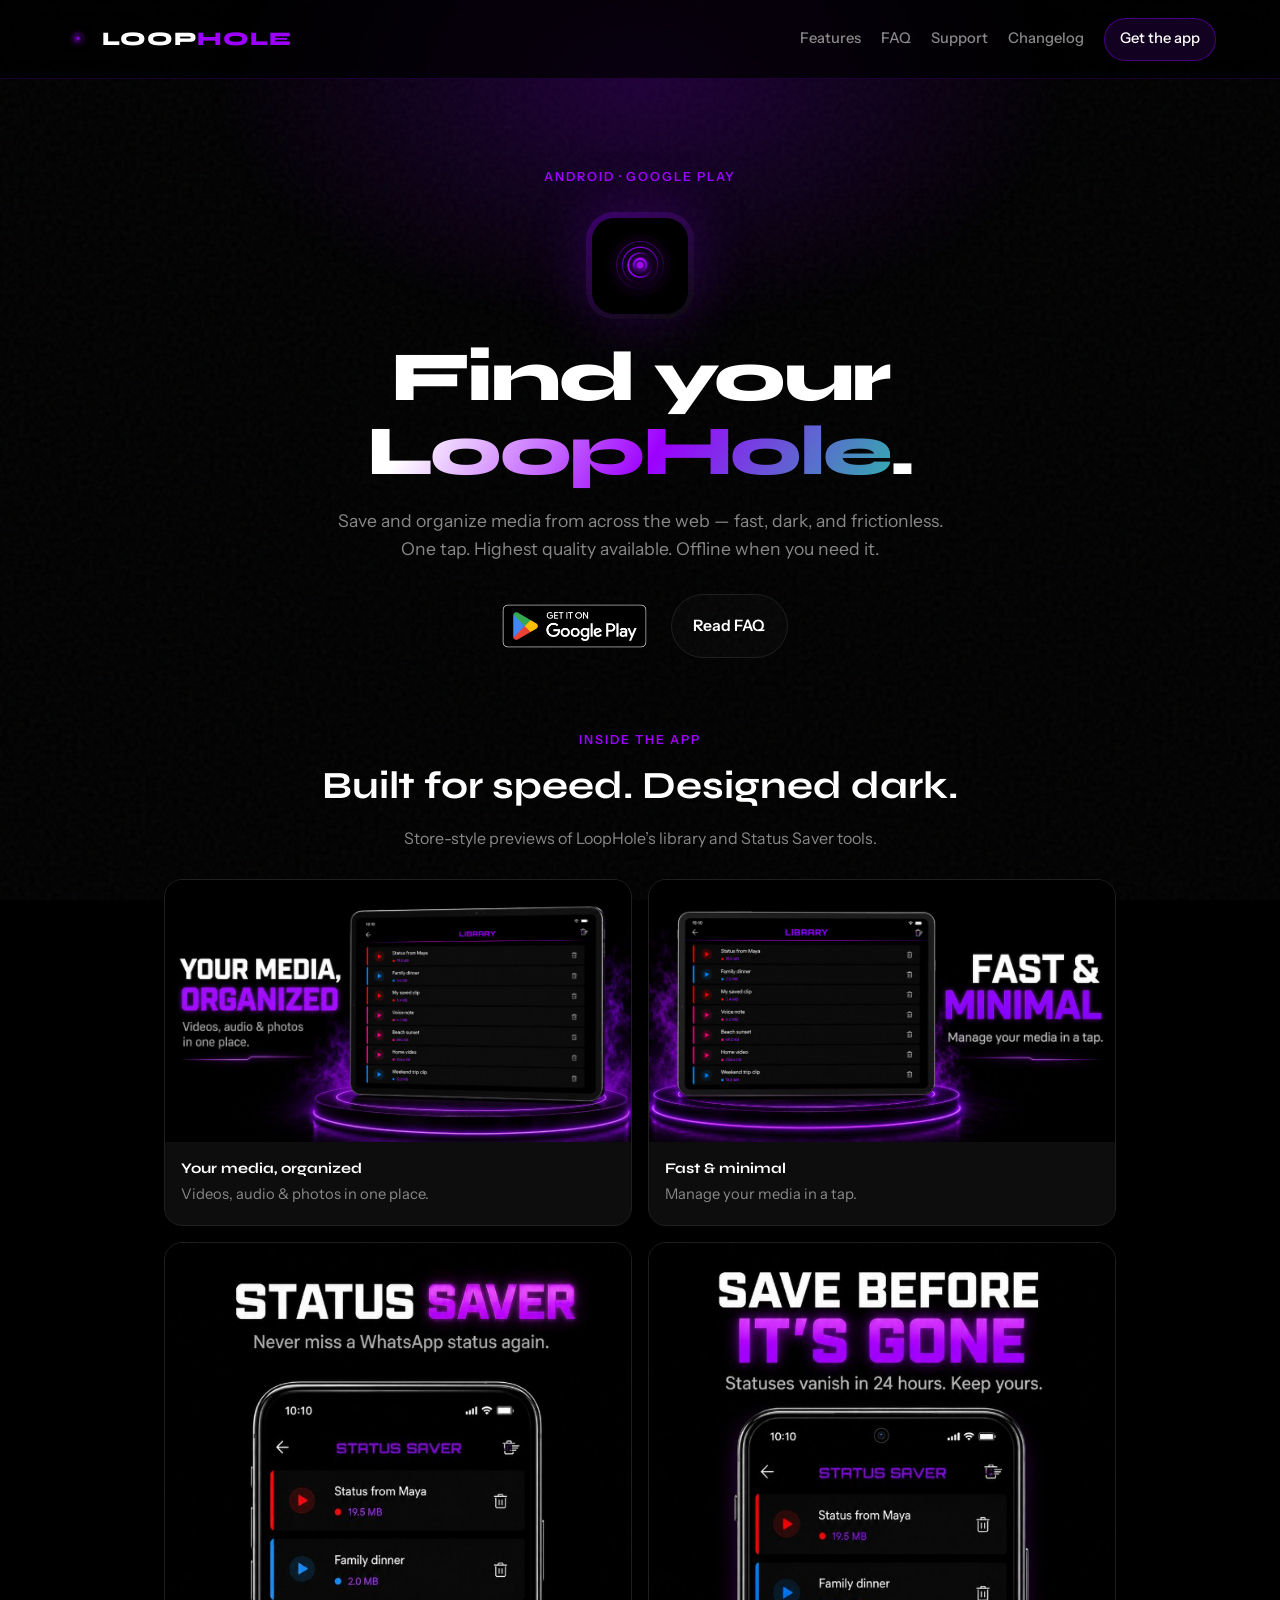
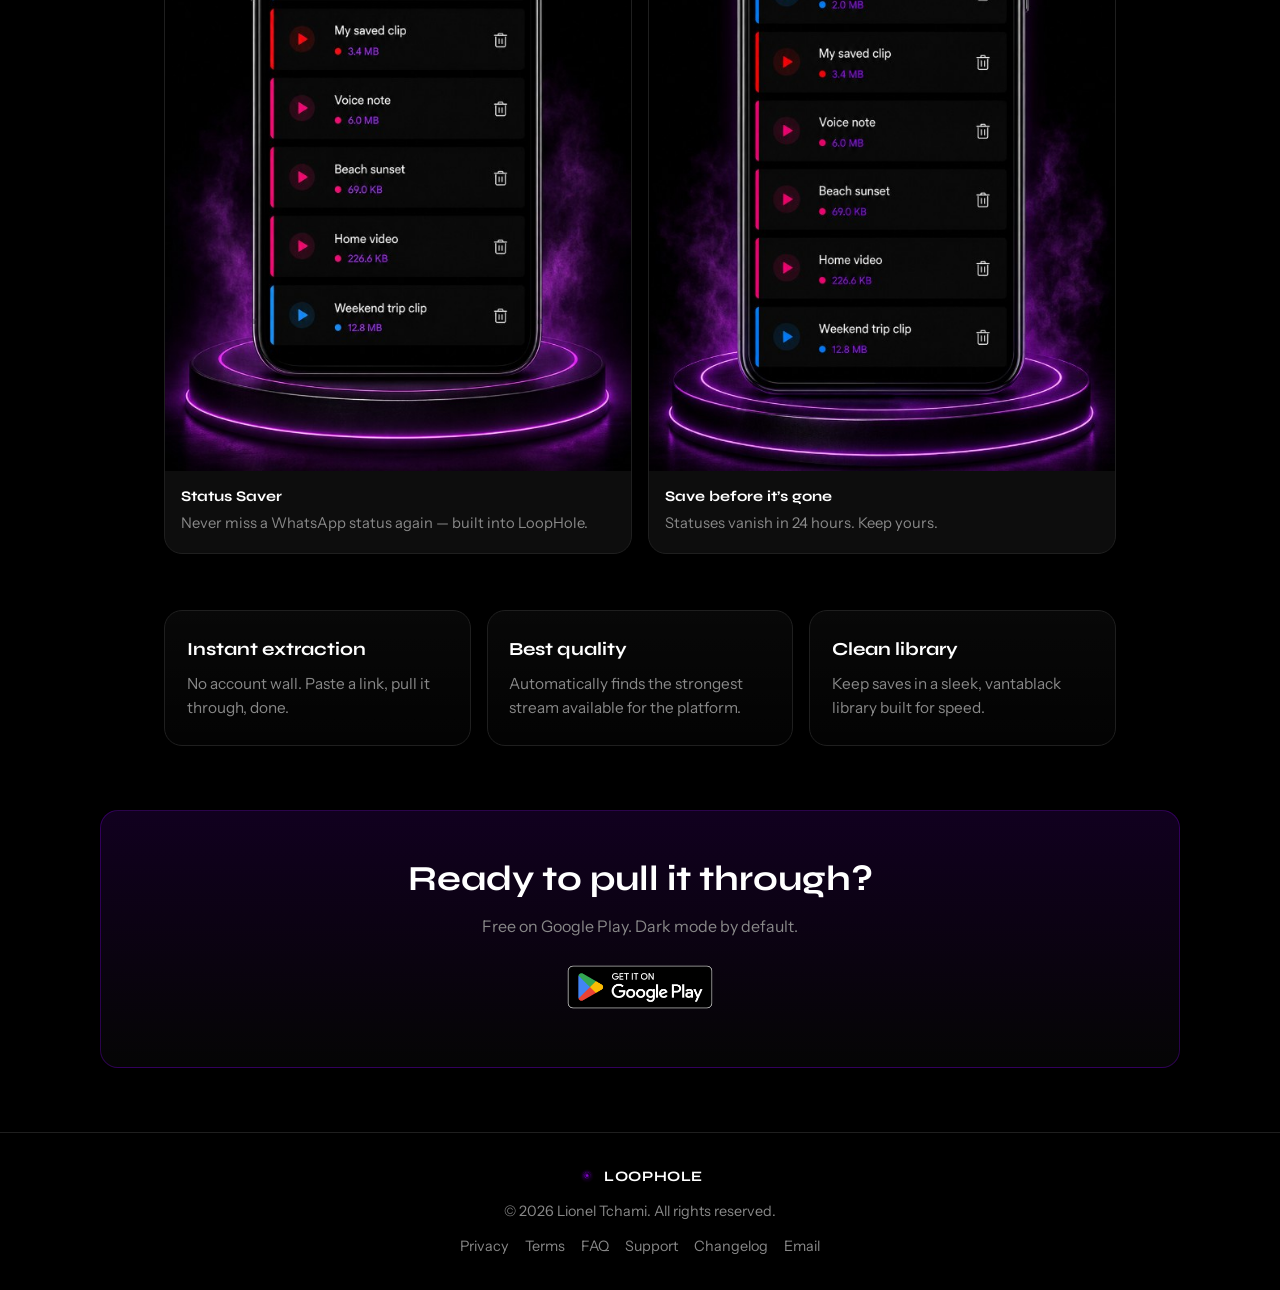
<file: index.html>
<!doctype html>
<html lang="en">
  <head>
    <meta charset="UTF-8" />
    <meta name="viewport" content="width=device-width, initial-scale=1.0" />
    <meta
      name="description"
      content="LoopHole — fast, frictionless media saver for Android. Save posts, clips, and WhatsApp statuses offline."
    />
    <meta name="theme-color" content="#000000" />
    <meta property="og:title" content="LoopHole — Find Your LoopHole" />
    <meta
      property="og:description"
      content="Save and organize media from across the web. Fast, dark, frictionless."
    />
    <meta
      property="og:image"
      content="https://loophole.vercel.app/assets/og-image.png"
    />
    <meta property="og:url" content="https://loophole.vercel.app/" />
    <meta property="og:type" content="website" />
    <meta property="og:site_name" content="LoopHole" />
    <meta name="twitter:card" content="summary_large_image" />
    <meta name="twitter:title" content="LoopHole — Find Your LoopHole" />
    <meta
      name="twitter:description"
      content="Save and organize media from across the web. Fast, dark, frictionless."
    />
    <meta
      name="twitter:image"
      content="https://loophole.vercel.app/assets/og-image.png"
    />
    <title>LoopHole — Find Your LoopHole</title>
    <link
      rel="icon"
      type="image/png"
      sizes="32x32"
      href="/assets/favicon-32.png"
    />
    <link
      rel="icon"
      type="image/png"
      sizes="16x16"
      href="/assets/favicon-16.png"
    />
    <link rel="apple-touch-icon" href="/assets/apple-touch-icon.png" />
    <link rel="manifest" href="/site.webmanifest" />
    <link rel="stylesheet" href="/style.css" />
  </head>
  <body>
    <div class="noise" aria-hidden="true"></div>
    <div class="glow" aria-hidden="true"></div>

    <header class="nav">
      <a class="brand" href="/">
        <img
          src="/assets/favicon-32.png"
          width="28"
          height="28"
          alt=""
          class="brand-mark"
        />
        <span>Loop<span class="accent">Hole</span></span>
      </a>
      <nav class="nav-links" aria-label="Primary">
        <a href="/#features">Features</a>
        <a href="/faq">FAQ</a>
        <a href="/support">Support</a>
        <a href="/changelog">Changelog</a>
        <a
          class="nav-cta"
          href="https://play.google.com/store/apps/details?id=com.loophole.app"
          target="_blank"
          rel="noopener noreferrer"
          >Get the app</a
        >
      </nav>
    </header>

    <main>
      <section class="hero">
        <p class="eyebrow">Android · Google Play</p>
        <div class="hero-mark">
          <img
            src="/assets/icon-192.png"
            width="96"
            height="96"
            alt="LoopHole app icon"
          />
        </div>
        <h1>Find your <span class="gradient-text">LoopHole</span>.</h1>
        <p class="lede">
          Save and organize media from across the web — fast, dark, and
          frictionless. One tap. Highest quality available. Offline when you
          need it.
        </p>
        <div class="cta-row">
          <a
            class="play-badge-link"
            href="https://play.google.com/store/apps/details?id=com.loophole.app"
            target="_blank"
            rel="noopener noreferrer"
            aria-label="Get it on Google Play"
          >
            <img
              class="play-badge"
              src="/assets/google-play-badge.png"
              alt="Get it on Google Play"
              width="215"
              height="83"
            />
          </a>
          <a class="btn btn-ghost" href="/faq">Read FAQ</a>
        </div>
      </section>

      <section class="showcase" id="features" aria-label="App previews">
        <header class="section-head">
          <p class="eyebrow">Inside the app</p>
          <h2>Built for speed. Designed dark.</h2>
          <p class="section-copy">
            Store-style previews of LoopHole’s library and Status Saver tools.
          </p>
        </header>

        <div class="showcase-grid">
          <figure class="shot shot-wide">
            <img
              src="/assets/store/media-organized.png"
              alt="LoopHole library — your media organized on a tablet"
              loading="lazy"
            />
            <figcaption>
              <strong>Your media, organized</strong>
              Videos, audio &amp; photos in one place.
            </figcaption>
          </figure>
          <figure class="shot shot-wide">
            <img
              src="/assets/store/fast-minimal.png"
              alt="LoopHole library — fast and minimal media management"
              loading="lazy"
            />
            <figcaption>
              <strong>Fast &amp; minimal</strong>
              Manage your media in a tap.
            </figcaption>
          </figure>
          <figure class="shot">
            <img
              src="/assets/store/status-saver.png"
              alt="LoopHole Status Saver feature on phone"
              loading="lazy"
            />
            <figcaption>
              <strong>Status Saver</strong>
              Never miss a WhatsApp status again — built into LoopHole.
            </figcaption>
          </figure>
          <figure class="shot">
            <img
              src="/assets/store/save-before-gone.png"
              alt="LoopHole Status Saver — save before statuses expire"
              loading="lazy"
            />
            <figcaption>
              <strong>Save before it’s gone</strong>
              Statuses vanish in 24 hours. Keep yours.
            </figcaption>
          </figure>
        </div>
      </section>

      <section class="features" aria-label="Highlights">
        <article class="card">
          <h2>Instant extraction</h2>
          <p>No account wall. Paste a link, pull it through, done.</p>
        </article>
        <article class="card">
          <h2>Best quality</h2>
          <p>
            Automatically finds the strongest stream available for the platform.
          </p>
        </article>
        <article class="card">
          <h2>Clean library</h2>
          <p>Keep saves in a sleek, vantablack library built for speed.</p>
        </article>
      </section>

      <section class="cta-band">
        <h2>Ready to pull it through?</h2>
        <p>Free on Google Play. Dark mode by default.</p>
        <a
          class="play-badge-link"
          href="https://play.google.com/store/apps/details?id=com.loophole.app"
          target="_blank"
          rel="noopener noreferrer"
          aria-label="Get it on Google Play"
        >
          <img
            class="play-badge"
            src="/assets/google-play-badge.png"
            alt="Get it on Google Play"
            width="215"
            height="83"
          />
        </a>
      </section>
    </main>

    <footer class="footer">
      <div class="footer-brand">
        <img src="/assets/favicon-32.png" width="20" height="20" alt="" />
        <span>LoopHole</span>
      </div>
      <p>© 2026 Lionel Tchami. All rights reserved.</p>
      <div class="footer-links">
        <a href="/privacy-policy">Privacy</a>
        <a href="/terms">Terms</a>
        <a href="/faq">FAQ</a>
        <a href="/support">Support</a>
        <a href="/changelog">Changelog</a>
        <a href="mailto:lionel@apotitech.com">Email</a>
      </div>
    </footer>
  </body>
</html>
</file>
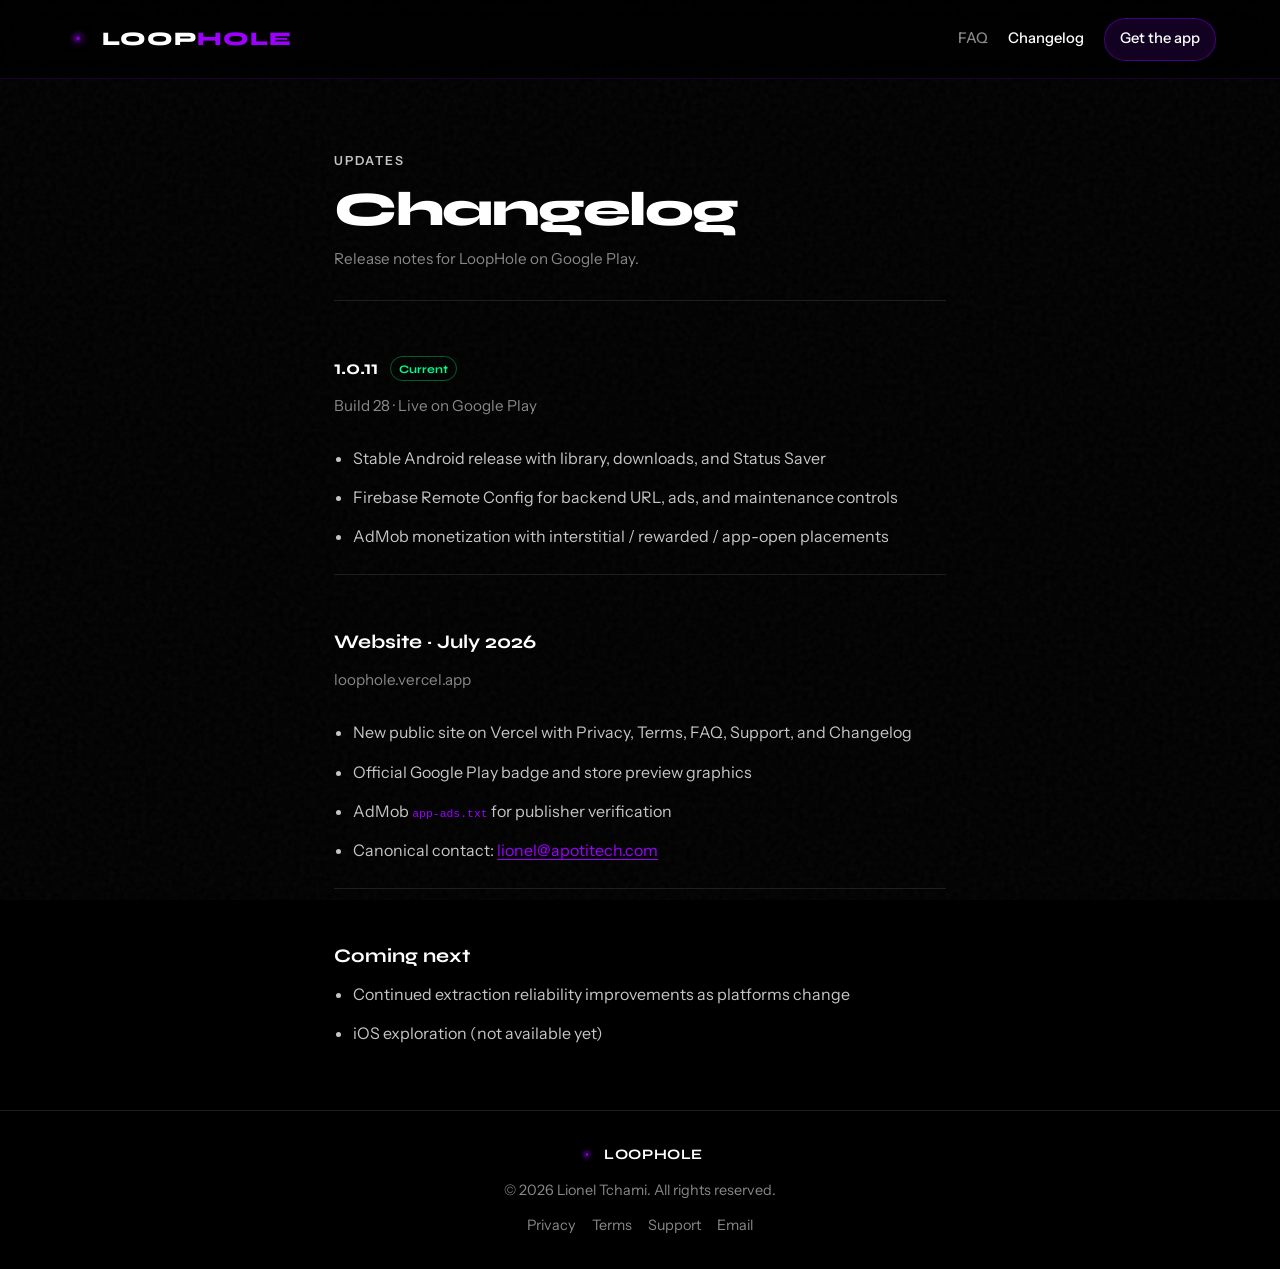
<file: changelog.html>
<!doctype html>
<html lang="en">
  <head>
    <meta charset="UTF-8" />
    <meta name="viewport" content="width=device-width, initial-scale=1.0" />
    <meta name="description" content="What’s new in LoopHole." />
    <meta name="theme-color" content="#000000" />
    <meta property="og:title" content="Changelog · LoopHole" />
    <meta
      property="og:image"
      content="https://loophole.vercel.app/assets/og-image.png"
    />
    <title>Changelog · LoopHole</title>
    <link
      rel="icon"
      type="image/png"
      sizes="32x32"
      href="/assets/favicon-32.png"
    />
    <link rel="apple-touch-icon" href="/assets/apple-touch-icon.png" />
    <link rel="stylesheet" href="/style.css" />
  </head>
  <body>
    <div class="noise" aria-hidden="true"></div>
    <header class="nav">
      <a class="brand" href="/">
        <img
          src="/assets/favicon-32.png"
          width="28"
          height="28"
          alt=""
          class="brand-mark"
        />
        <span>Loop<span class="accent">Hole</span></span>
      </a>
      <nav class="nav-links" aria-label="Primary">
        <a href="/faq">FAQ</a>
        <a href="/changelog" aria-current="page">Changelog</a>
        <a
          class="nav-cta"
          href="https://play.google.com/store/apps/details?id=com.loophole.app"
          target="_blank"
          rel="noopener noreferrer"
          >Get the app</a
        >
      </nav>
    </header>

    <main class="legal">
      <p class="eyebrow">Updates</p>
      <h1>Changelog</h1>
      <p class="meta">Release notes for LoopHole on Google Play.</p>

      <article class="change">
        <h2>1.0.11 <span class="tag">Current</span></h2>
        <p class="meta">Build 28 · Live on Google Play</p>
        <ul>
          <li>
            Stable Android release with library, downloads, and Status Saver
          </li>
          <li>
            Firebase Remote Config for backend URL, ads, and maintenance
            controls
          </li>
          <li>
            AdMob monetization with interstitial / rewarded / app-open
            placements
          </li>
        </ul>
      </article>

      <article class="change">
        <h2>Website · July 2026</h2>
        <p class="meta">loophole.vercel.app</p>
        <ul>
          <li>
            New public site on Vercel with Privacy, Terms, FAQ, Support, and
            Changelog
          </li>
          <li>Official Google Play badge and store preview graphics</li>
          <li>AdMob <code>app-ads.txt</code> for publisher verification</li>
          <li>
            Canonical contact:
            <a href="mailto:lionel@apotitech.com">lionel@apotitech.com</a>
          </li>
        </ul>
      </article>

      <article class="change">
        <h2>Coming next</h2>
        <ul>
          <li>
            Continued extraction reliability improvements as platforms change
          </li>
          <li>iOS exploration (not available yet)</li>
        </ul>
      </article>
    </main>

    <footer class="footer">
      <div class="footer-brand">
        <img src="/assets/favicon-32.png" width="20" height="20" alt="" />
        <span>LoopHole</span>
      </div>
      <p>© 2026 Lionel Tchami. All rights reserved.</p>
      <div class="footer-links">
        <a href="/privacy-policy">Privacy</a>
        <a href="/terms">Terms</a>
        <a href="/support">Support</a>
        <a href="mailto:lionel@apotitech.com">Email</a>
      </div>
    </footer>
  </body>
</html>
</file>
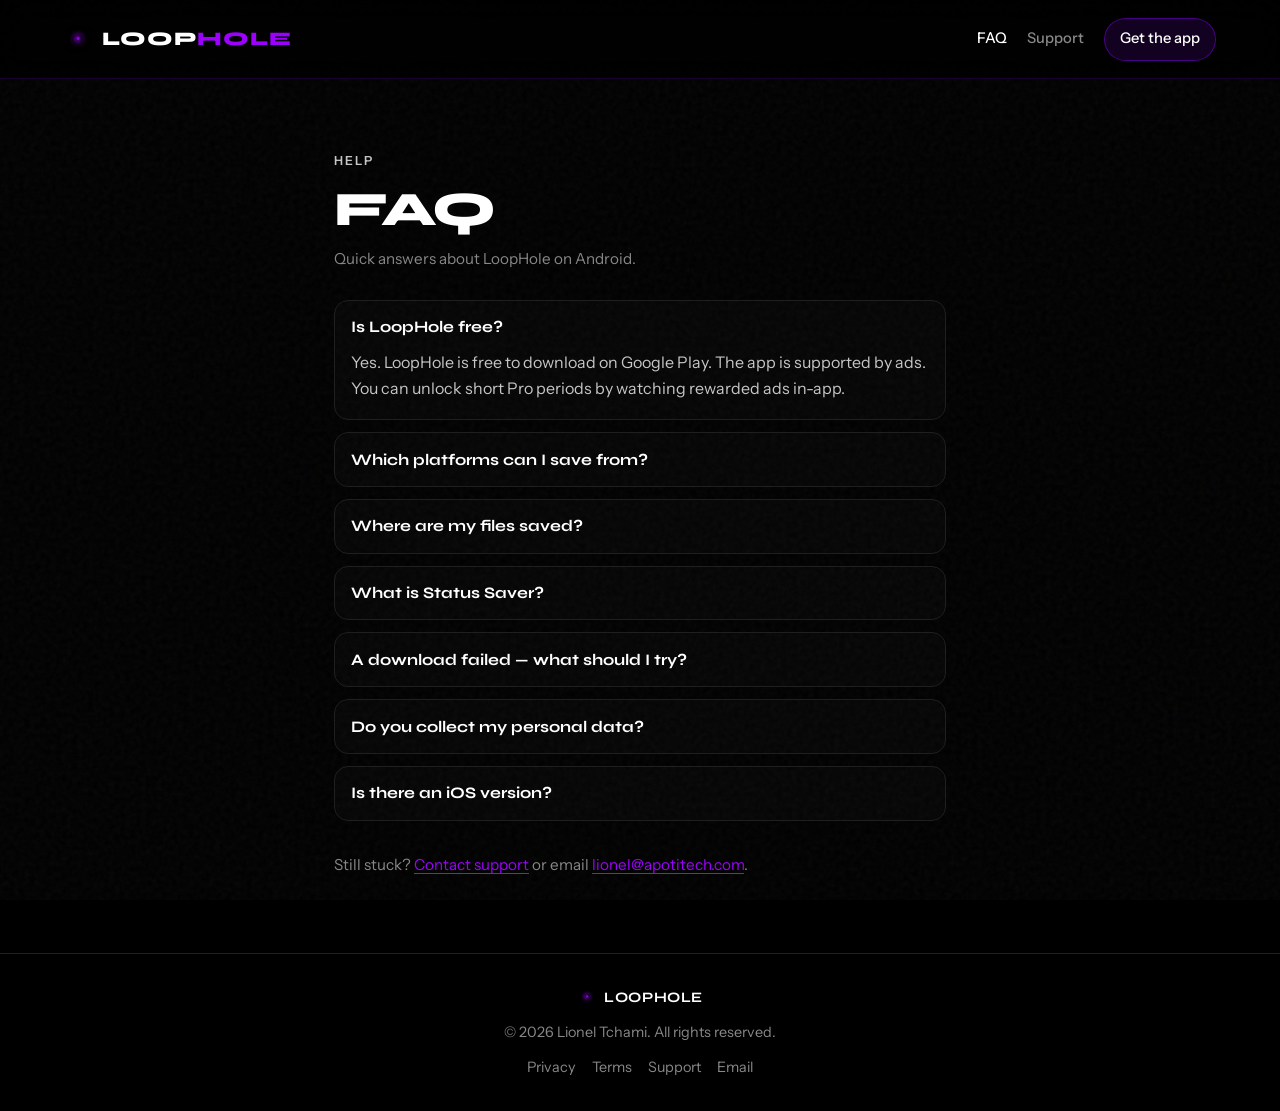
<file: faq.html>
<!doctype html>
<html lang="en">
  <head>
    <meta charset="UTF-8" />
    <meta name="viewport" content="width=device-width, initial-scale=1.0" />
    <meta
      name="description"
      content="Frequently asked questions about LoopHole."
    />
    <meta name="theme-color" content="#000000" />
    <meta property="og:title" content="FAQ · LoopHole" />
    <meta
      property="og:image"
      content="https://loophole.vercel.app/assets/og-image.png"
    />
    <title>FAQ · LoopHole</title>
    <link
      rel="icon"
      type="image/png"
      sizes="32x32"
      href="/assets/favicon-32.png"
    />
    <link rel="apple-touch-icon" href="/assets/apple-touch-icon.png" />
    <link rel="stylesheet" href="/style.css" />
  </head>
  <body>
    <div class="noise" aria-hidden="true"></div>
    <header class="nav">
      <a class="brand" href="/">
        <img
          src="/assets/favicon-32.png"
          width="28"
          height="28"
          alt=""
          class="brand-mark"
        />
        <span>Loop<span class="accent">Hole</span></span>
      </a>
      <nav class="nav-links" aria-label="Primary">
        <a href="/faq" aria-current="page">FAQ</a>
        <a href="/support">Support</a>
        <a
          class="nav-cta"
          href="https://play.google.com/store/apps/details?id=com.loophole.app"
          target="_blank"
          rel="noopener noreferrer"
          >Get the app</a
        >
      </nav>
    </header>

    <main class="legal">
      <p class="eyebrow">Help</p>
      <h1>FAQ</h1>
      <p class="meta">Quick answers about LoopHole on Android.</p>

      <details class="faq-item" open>
        <summary>Is LoopHole free?</summary>
        <p>
          Yes. LoopHole is free to download on Google Play. The app is supported
          by ads. You can unlock short Pro periods by watching rewarded ads
          in-app.
        </p>
      </details>

      <details class="faq-item">
        <summary>Which platforms can I save from?</summary>
        <p>
          LoopHole is built for common social and video links (including
          YouTube, Instagram, Facebook, Pinterest, and more depending on
          availability). Platforms change often — if a specific link fails, try
          again later or contact support with the URL.
        </p>
      </details>

      <details class="faq-item">
        <summary>Where are my files saved?</summary>
        <p>
          Media is saved on your device into LoopHole’s library / local storage.
          We do not host your saved files on our servers.
        </p>
      </details>

      <details class="faq-item">
        <summary>What is Status Saver?</summary>
        <p>
          Status Saver is a LoopHole feature for keeping WhatsApp statuses
          before they expire (typically within 24 hours). It’s part of the same
          app — not a separate product.
        </p>
      </details>

      <details class="faq-item">
        <summary>A download failed — what should I try?</summary>
        <p>
          Check your connection, confirm the link is a specific post/reel (not a
          homepage or private profile), and retry. Some posts are private,
          deleted, or region-restricted. If it keeps failing, email us the exact
          link.
        </p>
      </details>

      <details class="faq-item">
        <summary>Do you collect my personal data?</summary>
        <p>
          LoopHole does not require an account. We may use device/ad identifiers
          and crash analytics via Google AdMob and Firebase. See the
          <a href="/privacy-policy">Privacy Policy</a> for details.
        </p>
      </details>

      <details class="faq-item">
        <summary>Is there an iOS version?</summary>
        <p>
          Not yet. LoopHole is Android-first on Google Play. iOS is on the
          roadmap — watch the <a href="/changelog">changelog</a> for updates.
        </p>
      </details>

      <p class="meta" style="margin-top: 2rem">
        Still stuck? <a href="/support">Contact support</a> or email
        <a href="mailto:lionel@apotitech.com">lionel@apotitech.com</a>.
      </p>
    </main>

    <footer class="footer">
      <div class="footer-brand">
        <img src="/assets/favicon-32.png" width="20" height="20" alt="" />
        <span>LoopHole</span>
      </div>
      <p>© 2026 Lionel Tchami. All rights reserved.</p>
      <div class="footer-links">
        <a href="/privacy-policy">Privacy</a>
        <a href="/terms">Terms</a>
        <a href="/support">Support</a>
        <a href="mailto:lionel@apotitech.com">Email</a>
      </div>
    </footer>
  </body>
</html>
</file>
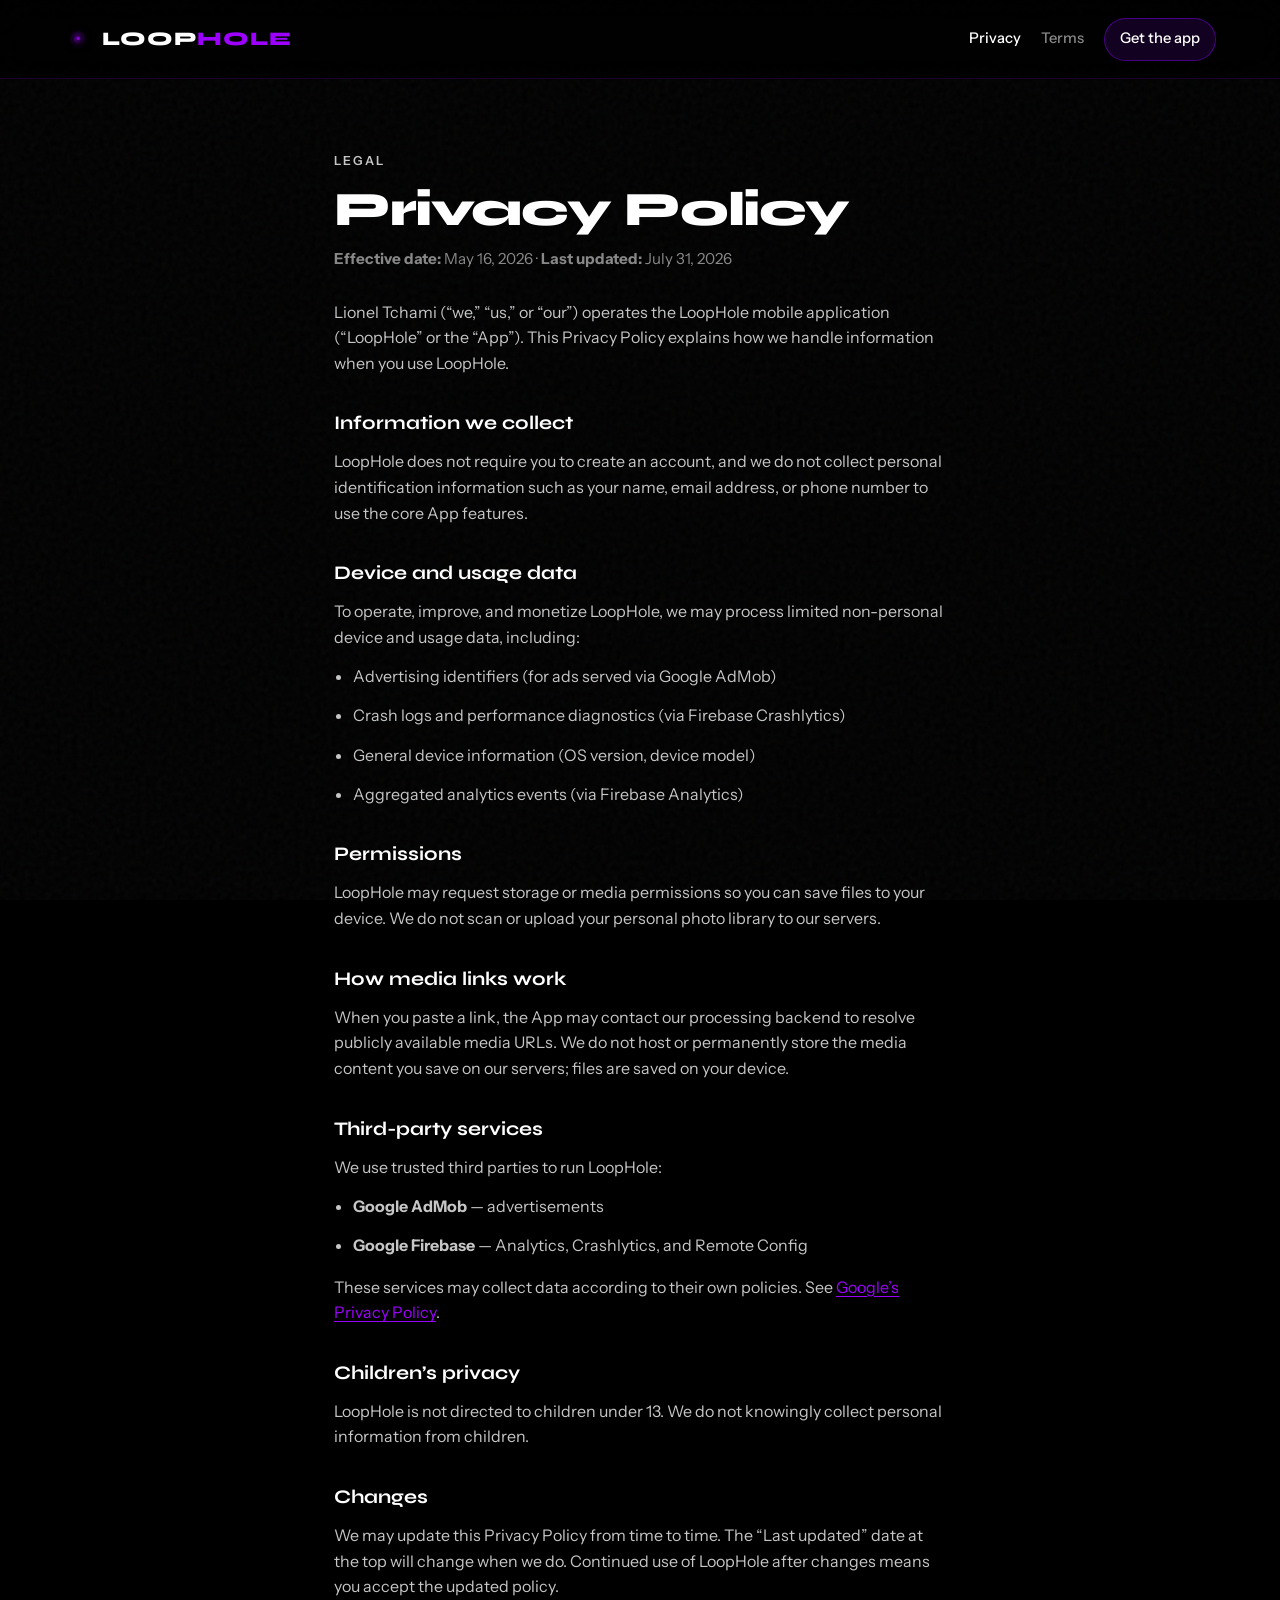
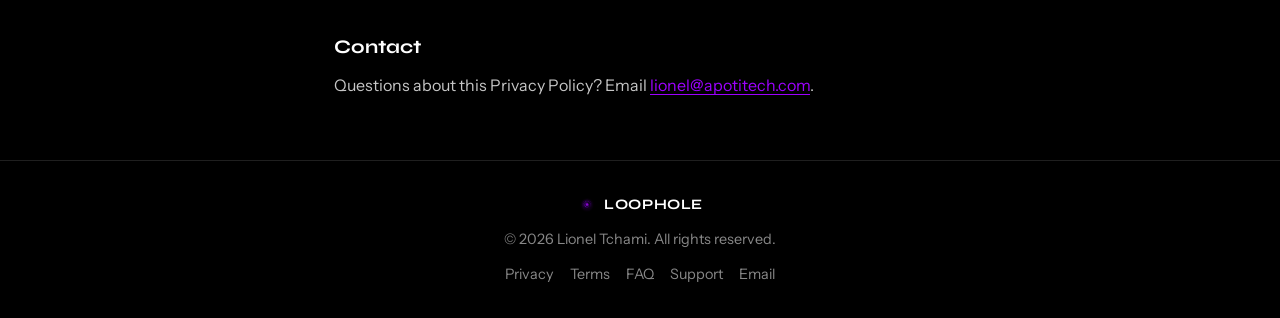
<file: privacy-policy.html>
<!doctype html>
<html lang="en">
  <head>
    <meta charset="UTF-8" />
    <meta name="viewport" content="width=device-width, initial-scale=1.0" />
    <meta
      name="description"
      content="Privacy Policy for the LoopHole mobile application."
    />
    <meta name="theme-color" content="#000000" />
    <title>Privacy Policy · LoopHole</title>
    <link
      rel="icon"
      type="image/png"
      sizes="32x32"
      href="/assets/favicon-32.png"
    />
    <link
      rel="icon"
      type="image/png"
      sizes="16x16"
      href="/assets/favicon-16.png"
    />
    <link rel="apple-touch-icon" href="/assets/apple-touch-icon.png" />
    <link rel="stylesheet" href="/style.css" />
  </head>
  <body>
    <div class="noise" aria-hidden="true"></div>

    <header class="nav">
      <a class="brand" href="/">
        <img
          src="/assets/favicon-32.png"
          width="28"
          height="28"
          alt=""
          class="brand-mark"
        />
        <span>Loop<span class="accent">Hole</span></span>
      </a>
      <nav class="nav-links" aria-label="Primary">
        <a href="/privacy-policy" aria-current="page">Privacy</a>
        <a href="/terms">Terms</a>
        <a
          class="nav-cta"
          href="https://play.google.com/store/apps/details?id=com.loophole.app"
          target="_blank"
          rel="noopener noreferrer"
          >Get the app</a
        >
      </nav>
    </header>

    <main class="legal">
      <p class="eyebrow">Legal</p>
      <h1>Privacy Policy</h1>
      <p class="meta">
        <strong>Effective date:</strong> May 16, 2026 ·
        <strong>Last updated:</strong> July 31, 2026
      </p>

      <p>
        Lionel Tchami (“we,” “us,” or “our”) operates the LoopHole mobile
        application (“LoopHole” or the “App”). This Privacy Policy explains how
        we handle information when you use LoopHole.
      </p>

      <h2>Information we collect</h2>
      <p>
        LoopHole does not require you to create an account, and we do not
        collect personal identification information such as your name, email
        address, or phone number to use the core App features.
      </p>

      <h2>Device and usage data</h2>
      <p>
        To operate, improve, and monetize LoopHole, we may process limited
        non-personal device and usage data, including:
      </p>
      <ul>
        <li>Advertising identifiers (for ads served via Google AdMob)</li>
        <li>
          Crash logs and performance diagnostics (via Firebase Crashlytics)
        </li>
        <li>General device information (OS version, device model)</li>
        <li>Aggregated analytics events (via Firebase Analytics)</li>
      </ul>

      <h2>Permissions</h2>
      <p>
        LoopHole may request storage or media permissions so you can save files
        to your device. We do not scan or upload your personal photo library to
        our servers.
      </p>

      <h2>How media links work</h2>
      <p>
        When you paste a link, the App may contact our processing backend to
        resolve publicly available media URLs. We do not host or permanently
        store the media content you save on our servers; files are saved on your
        device.
      </p>

      <h2>Third-party services</h2>
      <p>We use trusted third parties to run LoopHole:</p>
      <ul>
        <li><strong>Google AdMob</strong> — advertisements</li>
        <li>
          <strong>Google Firebase</strong> — Analytics, Crashlytics, and Remote
          Config
        </li>
      </ul>
      <p>
        These services may collect data according to their own policies. See
        <a
          href="https://policies.google.com/privacy"
          target="_blank"
          rel="noopener noreferrer"
          >Google’s Privacy Policy</a
        >.
      </p>

      <h2>Children’s privacy</h2>
      <p>
        LoopHole is not directed to children under 13. We do not knowingly
        collect personal information from children.
      </p>

      <h2>Changes</h2>
      <p>
        We may update this Privacy Policy from time to time. The “Last updated”
        date at the top will change when we do. Continued use of LoopHole after
        changes means you accept the updated policy.
      </p>

      <h2>Contact</h2>
      <p>
        Questions about this Privacy Policy? Email
        <a href="mailto:lionel@apotitech.com">lionel@apotitech.com</a>.
      </p>
    </main>

    <footer class="footer">
      <div class="footer-brand">
        <img src="/assets/favicon-32.png" width="20" height="20" alt="" />
        <span>LoopHole</span>
      </div>
      <p>© 2026 Lionel Tchami. All rights reserved.</p>
      <div class="footer-links">
        <a href="/privacy-policy">Privacy</a>
        <a href="/terms">Terms</a>
        <a href="/faq">FAQ</a>
        <a href="/support">Support</a>
        <a href="mailto:lionel@apotitech.com">Email</a>
      </div>
    </footer>
  </body>
</html>
</file>
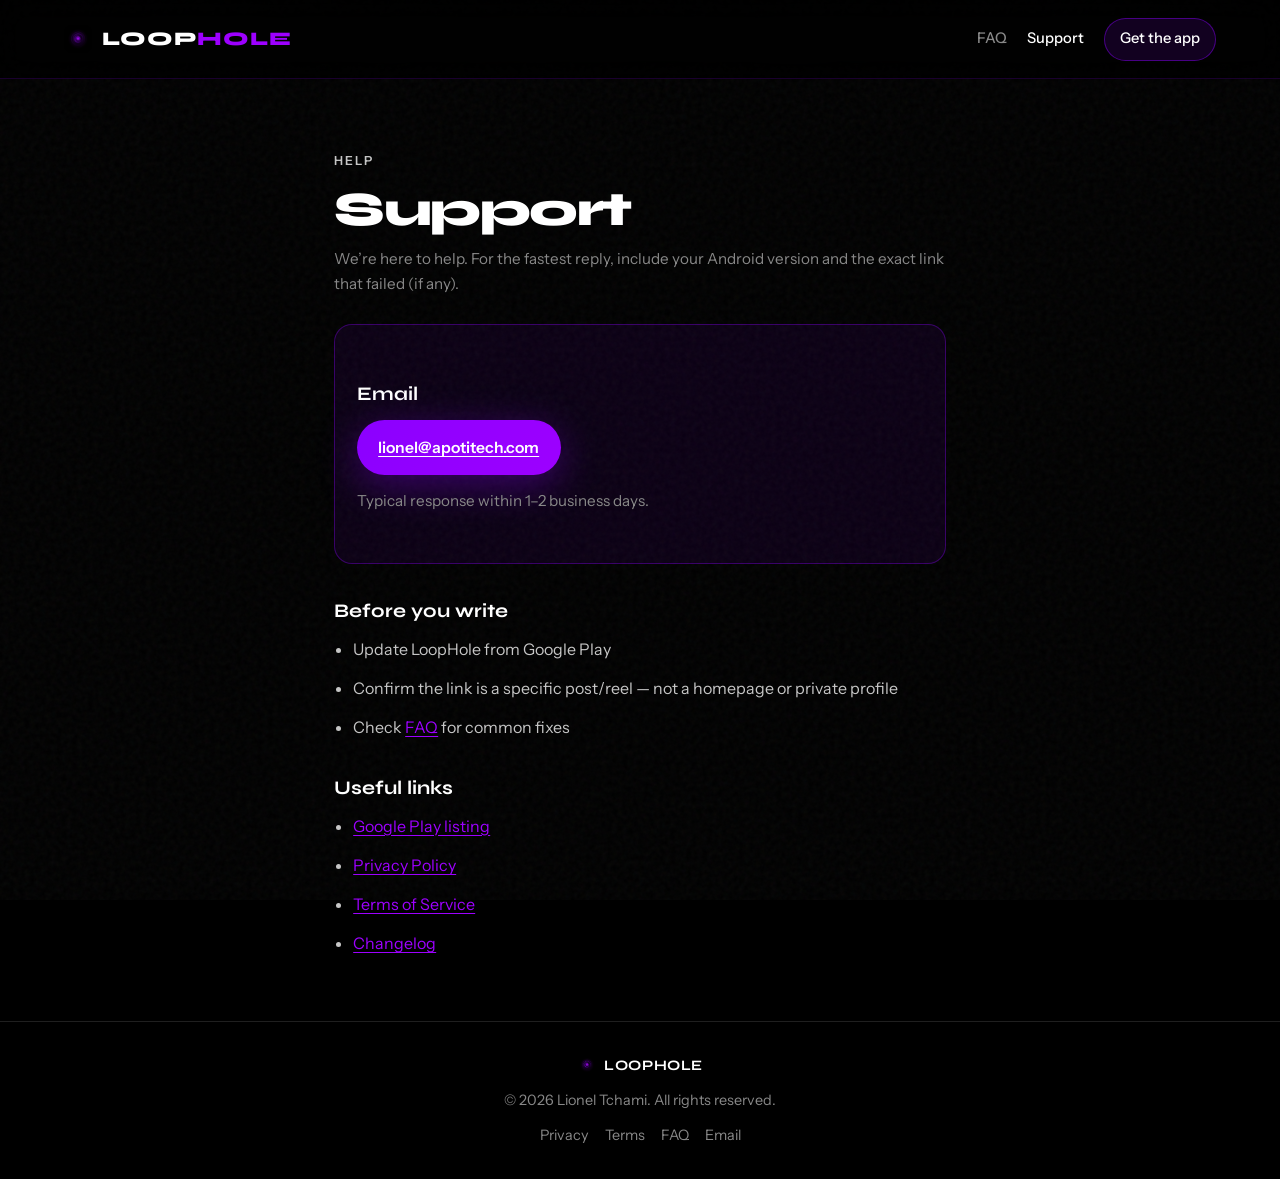
<file: support.html>
<!doctype html>
<html lang="en">
  <head>
    <meta charset="UTF-8" />
    <meta name="viewport" content="width=device-width, initial-scale=1.0" />
    <meta
      name="description"
      content="Get help with LoopHole — contact and troubleshooting."
    />
    <meta name="theme-color" content="#000000" />
    <meta property="og:title" content="Support · LoopHole" />
    <meta
      property="og:image"
      content="https://loophole.vercel.app/assets/og-image.png"
    />
    <title>Support · LoopHole</title>
    <link
      rel="icon"
      type="image/png"
      sizes="32x32"
      href="/assets/favicon-32.png"
    />
    <link rel="apple-touch-icon" href="/assets/apple-touch-icon.png" />
    <link rel="stylesheet" href="/style.css" />
  </head>
  <body>
    <div class="noise" aria-hidden="true"></div>
    <header class="nav">
      <a class="brand" href="/">
        <img
          src="/assets/favicon-32.png"
          width="28"
          height="28"
          alt=""
          class="brand-mark"
        />
        <span>Loop<span class="accent">Hole</span></span>
      </a>
      <nav class="nav-links" aria-label="Primary">
        <a href="/faq">FAQ</a>
        <a href="/support" aria-current="page">Support</a>
        <a
          class="nav-cta"
          href="https://play.google.com/store/apps/details?id=com.loophole.app"
          target="_blank"
          rel="noopener noreferrer"
          >Get the app</a
        >
      </nav>
    </header>

    <main class="legal">
      <p class="eyebrow">Help</p>
      <h1>Support</h1>
      <p class="meta">
        We’re here to help. For the fastest reply, include your Android version
        and the exact link that failed (if any).
      </p>

      <div class="support-card">
        <h2>Email</h2>
        <p>
          <a
            class="btn btn-primary"
            href="mailto:lionel@apotitech.com?subject=LoopHole%20Support"
            >lionel@apotitech.com</a
          >
        </p>
        <p class="meta">Typical response within 1–2 business days.</p>
      </div>

      <h2>Before you write</h2>
      <ul>
        <li>Update LoopHole from Google Play</li>
        <li>
          Confirm the link is a specific post/reel — not a homepage or private
          profile
        </li>
        <li>Check <a href="/faq">FAQ</a> for common fixes</li>
      </ul>

      <h2>Useful links</h2>
      <ul>
        <li>
          <a
            href="https://play.google.com/store/apps/details?id=com.loophole.app"
            target="_blank"
            rel="noopener noreferrer"
            >Google Play listing</a
          >
        </li>
        <li><a href="/privacy-policy">Privacy Policy</a></li>
        <li><a href="/terms">Terms of Service</a></li>
        <li><a href="/changelog">Changelog</a></li>
      </ul>
    </main>

    <footer class="footer">
      <div class="footer-brand">
        <img src="/assets/favicon-32.png" width="20" height="20" alt="" />
        <span>LoopHole</span>
      </div>
      <p>© 2026 Lionel Tchami. All rights reserved.</p>
      <div class="footer-links">
        <a href="/privacy-policy">Privacy</a>
        <a href="/terms">Terms</a>
        <a href="/faq">FAQ</a>
        <a href="mailto:lionel@apotitech.com">Email</a>
      </div>
    </footer>
  </body>
</html>
</file>
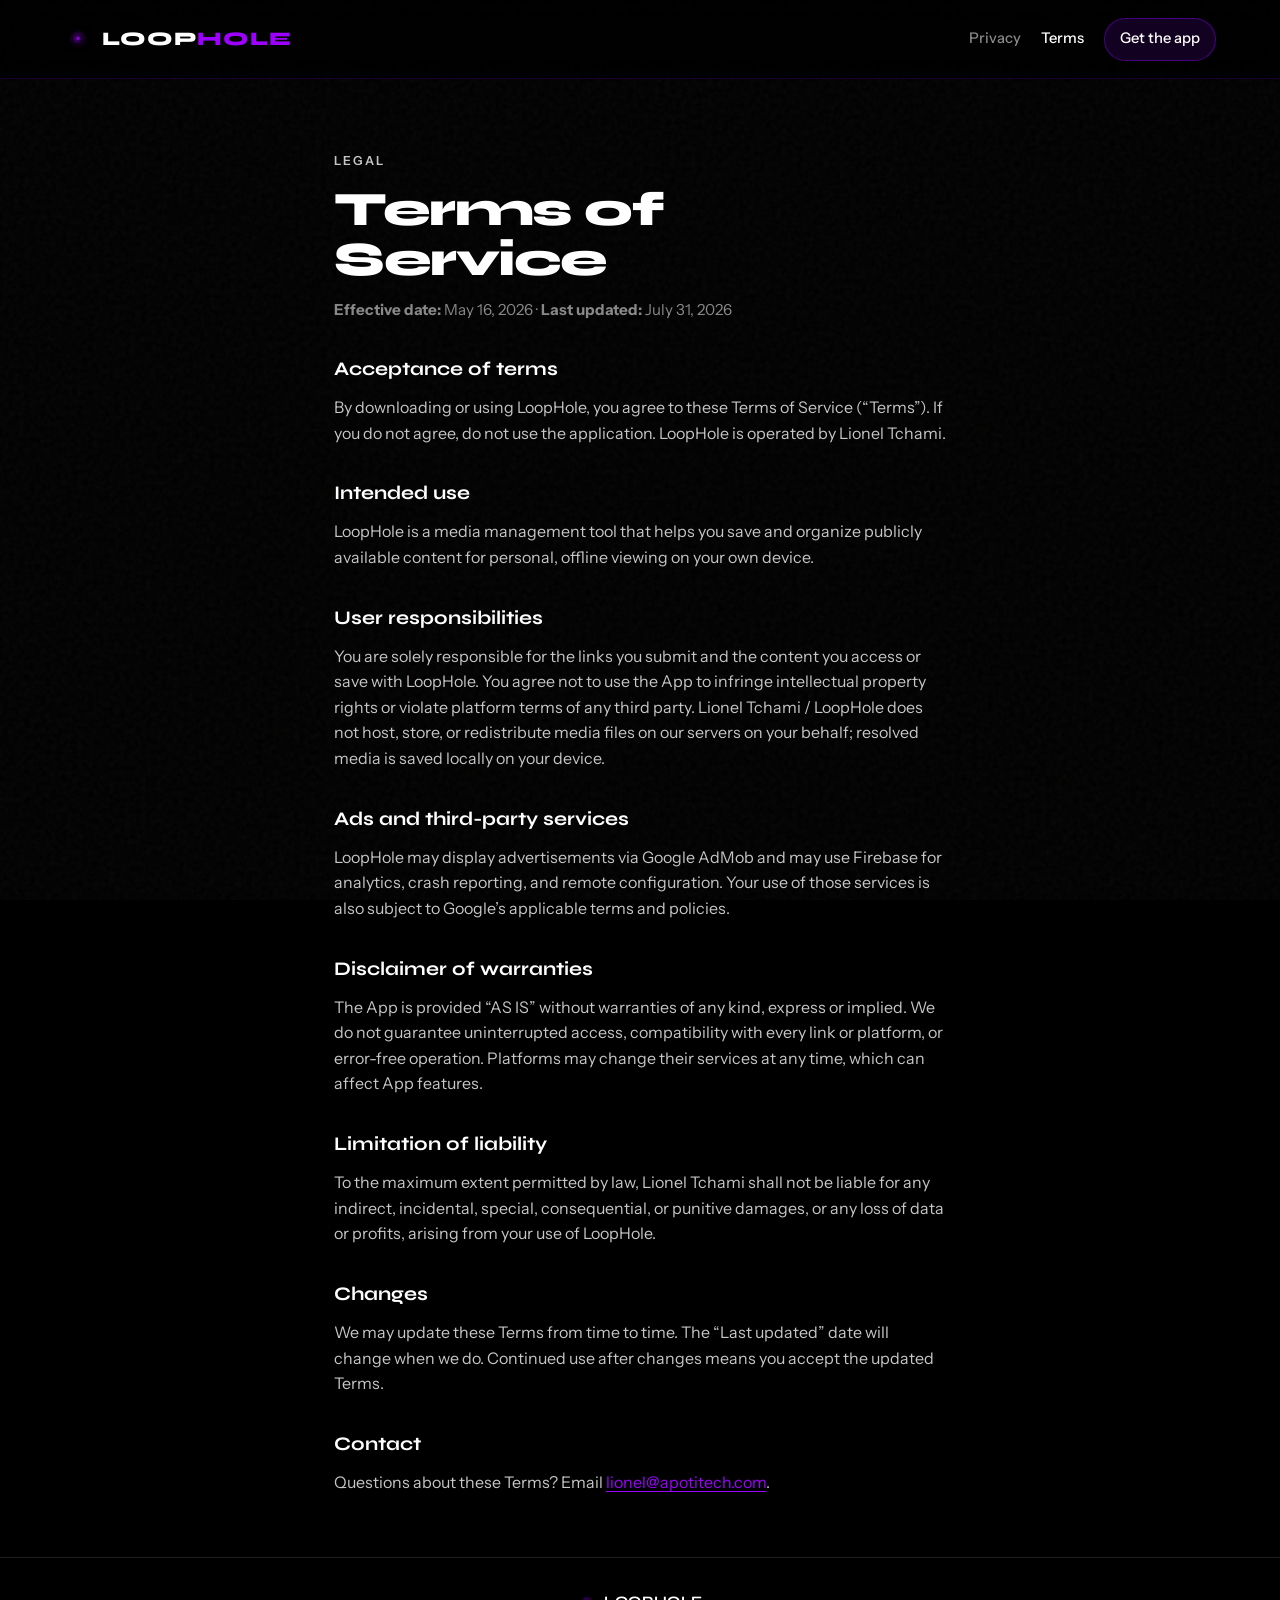
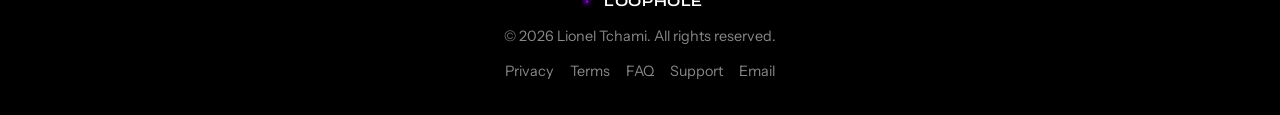
<file: terms.html>
<!doctype html>
<html lang="en">
  <head>
    <meta charset="UTF-8" />
    <meta name="viewport" content="width=device-width, initial-scale=1.0" />
    <meta
      name="description"
      content="Terms of Service for the LoopHole mobile application."
    />
    <meta name="theme-color" content="#000000" />
    <title>Terms of Service · LoopHole</title>
    <link
      rel="icon"
      type="image/png"
      sizes="32x32"
      href="/assets/favicon-32.png"
    />
    <link
      rel="icon"
      type="image/png"
      sizes="16x16"
      href="/assets/favicon-16.png"
    />
    <link rel="apple-touch-icon" href="/assets/apple-touch-icon.png" />
    <link rel="stylesheet" href="/style.css" />
  </head>
  <body>
    <div class="noise" aria-hidden="true"></div>

    <header class="nav">
      <a class="brand" href="/">
        <img
          src="/assets/favicon-32.png"
          width="28"
          height="28"
          alt=""
          class="brand-mark"
        />
        <span>Loop<span class="accent">Hole</span></span>
      </a>
      <nav class="nav-links" aria-label="Primary">
        <a href="/privacy-policy">Privacy</a>
        <a href="/terms" aria-current="page">Terms</a>
        <a
          class="nav-cta"
          href="https://play.google.com/store/apps/details?id=com.loophole.app"
          target="_blank"
          rel="noopener noreferrer"
          >Get the app</a
        >
      </nav>
    </header>

    <main class="legal">
      <p class="eyebrow">Legal</p>
      <h1>Terms of Service</h1>
      <p class="meta">
        <strong>Effective date:</strong> May 16, 2026 ·
        <strong>Last updated:</strong> July 31, 2026
      </p>

      <h2>Acceptance of terms</h2>
      <p>
        By downloading or using LoopHole, you agree to these Terms of Service
        (“Terms”). If you do not agree, do not use the application. LoopHole is
        operated by Lionel Tchami.
      </p>

      <h2>Intended use</h2>
      <p>
        LoopHole is a media management tool that helps you save and organize
        publicly available content for personal, offline viewing on your own
        device.
      </p>

      <h2>User responsibilities</h2>
      <p>
        You are solely responsible for the links you submit and the content you
        access or save with LoopHole. You agree not to use the App to infringe
        intellectual property rights or violate platform terms of any third
        party. Lionel Tchami / LoopHole does not host, store, or redistribute
        media files on our servers on your behalf; resolved media is saved
        locally on your device.
      </p>

      <h2>Ads and third-party services</h2>
      <p>
        LoopHole may display advertisements via Google AdMob and may use
        Firebase for analytics, crash reporting, and remote configuration. Your
        use of those services is also subject to Google’s applicable terms and
        policies.
      </p>

      <h2>Disclaimer of warranties</h2>
      <p>
        The App is provided “AS IS” without warranties of any kind, express or
        implied. We do not guarantee uninterrupted access, compatibility with
        every link or platform, or error-free operation. Platforms may change
        their services at any time, which can affect App features.
      </p>

      <h2>Limitation of liability</h2>
      <p>
        To the maximum extent permitted by law, Lionel Tchami shall not be
        liable for any indirect, incidental, special, consequential, or punitive
        damages, or any loss of data or profits, arising from your use of
        LoopHole.
      </p>

      <h2>Changes</h2>
      <p>
        We may update these Terms from time to time. The “Last updated” date
        will change when we do. Continued use after changes means you accept the
        updated Terms.
      </p>

      <h2>Contact</h2>
      <p>
        Questions about these Terms? Email
        <a href="mailto:lionel@apotitech.com">lionel@apotitech.com</a>.
      </p>
    </main>

    <footer class="footer">
      <div class="footer-brand">
        <img src="/assets/favicon-32.png" width="20" height="20" alt="" />
        <span>LoopHole</span>
      </div>
      <p>© 2026 Lionel Tchami. All rights reserved.</p>
      <div class="footer-links">
        <a href="/privacy-policy">Privacy</a>
        <a href="/terms">Terms</a>
        <a href="/faq">FAQ</a>
        <a href="/support">Support</a>
        <a href="mailto:lionel@apotitech.com">Email</a>
      </div>
    </footer>
  </body>
</html>
</file>
<file: style.css>
@import url("https://fonts.googleapis.com/css2?family=Instrument+Sans:wght@400;500;600;700&family=Syne:wght@600;700;800&display=swap");

:root {
  --bg: #000000;
  --bg-elevated: #0d0d0d;
  --bg-mid: #1a1a1a;
  --line: #1f1f1f;
  --text: #ffffff;
  --muted: #888888;
  --purple: #8b00ff;
  --purple-glow: #9d00ff;
  --success: #00ff88;
  --font-display: "Syne", system-ui, sans-serif;
  --font-body: "Instrument Sans", system-ui, sans-serif;
  --radius: 18px;
  --max: 1080px;
}

*,
*::before,
*::after {
  box-sizing: border-box;
  margin: 0;
  padding: 0;
}

html {
  scroll-behavior: smooth;
}

body {
  min-height: 100vh;
  background: var(--bg);
  color: var(--text);
  font-family: var(--font-body);
  line-height: 1.6;
  overflow-x: hidden;
}

img {
  display: block;
  max-width: 100%;
}

a {
  color: inherit;
  text-decoration: none;
  transition:
    color 0.2s ease,
    border-color 0.2s ease,
    background 0.2s ease,
    transform 0.2s ease;
}

a:hover {
  color: var(--purple-glow);
}

.noise {
  pointer-events: none;
  position: fixed;
  inset: 0;
  z-index: 0;
  opacity: 0.045;
  background-image: url("data:image/svg+xml,%3Csvg viewBox='0 0 200 200' xmlns='http://www.w3.org/2000/svg'%3E%3Cfilter id='n'%3E%3CfeTurbulence type='fractalNoise' baseFrequency='0.85' numOctaves='4' stitchTiles='stitch'/%3E%3C/filter%3E%3Crect width='100%25' height='100%25' filter='url(%23n)'/%3E%3C/svg%3E");
}

.glow {
  pointer-events: none;
  position: fixed;
  top: -20%;
  left: 50%;
  transform: translateX(-50%);
  width: min(900px, 120vw);
  height: 520px;
  z-index: 0;
  background: radial-gradient(
    ellipse at center,
    rgba(139, 0, 255, 0.22),
    transparent 68%
  );
  filter: blur(8px);
}

.nav,
main,
.footer {
  position: relative;
  z-index: 1;
}

.nav {
  position: sticky;
  top: 0;
  display: flex;
  align-items: center;
  justify-content: space-between;
  gap: 1rem;
  padding: 1.1rem 5%;
  background: rgba(0, 0, 0, 0.72);
  backdrop-filter: blur(16px);
  border-bottom: 1px solid rgba(139, 0, 255, 0.18);
}

.brand {
  display: inline-flex;
  align-items: center;
  gap: 0.65rem;
  font-family: var(--font-display);
  font-weight: 800;
  font-size: 1.2rem;
  letter-spacing: 0.04em;
  text-transform: uppercase;
}

.brand-mark {
  border-radius: 8px;
}

.accent,
.brand .accent {
  color: var(--purple-glow);
}

.nav-links {
  display: flex;
  align-items: center;
  gap: 1.25rem;
}

.nav-links a {
  font-size: 0.92rem;
  font-weight: 500;
  color: var(--muted);
}

.nav-links a:hover,
.nav-links a[aria-current="page"] {
  color: var(--text);
}

.nav-cta {
  padding: 0.55rem 0.95rem !important;
  border-radius: 999px;
  border: 1px solid rgba(139, 0, 255, 0.45);
  background: rgba(139, 0, 255, 0.12);
  color: var(--text) !important;
}

.nav-cta:hover {
  background: rgba(139, 0, 255, 0.28);
  transform: translateY(-1px);
}

.hero {
  max-width: var(--max);
  margin: 0 auto;
  padding: 5.5rem 5% 3.5rem;
  text-align: center;
  display: flex;
  flex-direction: column;
  align-items: center;
  gap: 1.15rem;
}

.eyebrow {
  font-size: 0.78rem;
  font-weight: 600;
  letter-spacing: 0.16em;
  text-transform: uppercase;
  color: var(--purple-glow);
}

.hero-mark {
  margin: 0.4rem 0 0.2rem;
  padding: 0.35rem;
  border-radius: 28px;
  background: linear-gradient(
    145deg,
    rgba(139, 0, 255, 0.35),
    rgba(255, 255, 255, 0.04)
  );
  box-shadow: 0 0 60px rgba(139, 0, 255, 0.25);
}

.hero-mark img {
  border-radius: 22px;
}

h1 {
  font-family: var(--font-display);
  font-weight: 800;
  font-size: clamp(2.6rem, 7vw, 4.4rem);
  line-height: 1.05;
  letter-spacing: -0.03em;
}

.gradient-text {
  background: linear-gradient(
    120deg,
    #ffffff 10%,
    var(--purple-glow) 55%,
    var(--success) 120%
  );
  -webkit-background-clip: text;
  background-clip: text;
  color: transparent;
}

.lede {
  max-width: 38rem;
  color: var(--muted);
  font-size: 1.1rem;
}

.cta-row {
  display: flex;
  flex-wrap: wrap;
  gap: 0.85rem;
  justify-content: center;
  margin-top: 0.75rem;
}

.btn {
  display: inline-flex;
  align-items: center;
  gap: 0.55rem;
  padding: 0.95rem 1.35rem;
  border-radius: 999px;
  font-weight: 600;
  font-size: 0.98rem;
}

.btn-primary {
  background: linear-gradient(120deg, var(--purple), var(--purple-glow));
  color: #fff !important;
  box-shadow: 0 10px 40px rgba(139, 0, 255, 0.35);
}

.btn-primary:hover {
  transform: translateY(-2px);
  color: #fff !important;
}

.btn-ghost {
  border: 1px solid var(--line);
  background: rgba(255, 255, 255, 0.02);
  color: var(--text) !important;
}

.btn-ghost:hover {
  border-color: rgba(139, 0, 255, 0.5);
}

.features {
  max-width: var(--max);
  margin: 0 auto 4rem;
  padding: 0 5%;
  display: grid;
  grid-template-columns: repeat(3, 1fr);
  gap: 1rem;
}

.card {
  background: linear-gradient(
    180deg,
    rgba(255, 255, 255, 0.03),
    rgba(255, 255, 255, 0.01)
  );
  border: 1px solid var(--line);
  border-radius: var(--radius);
  padding: 1.5rem 1.35rem;
  text-align: left;
  transition:
    border-color 0.25s ease,
    transform 0.25s ease;
}

.card:hover {
  border-color: rgba(139, 0, 255, 0.45);
  transform: translateY(-3px);
}

.card h2 {
  font-family: var(--font-display);
  font-size: 1.15rem;
  margin-bottom: 0.45rem;
}

.card p {
  color: var(--muted);
  font-size: 0.96rem;
}

.legal {
  max-width: 740px;
  margin: 0 auto;
  padding: 4.5rem 5% 3rem;
}

.legal h1 {
  font-size: clamp(2rem, 5vw, 3rem);
  margin: 0.35rem 0 0.75rem;
}

.legal .meta {
  color: var(--muted);
  margin-bottom: 1.75rem;
  font-size: 0.95rem;
}

.legal h2 {
  font-family: var(--font-display);
  font-size: 1.2rem;
  margin: 2rem 0 0.65rem;
}

.legal p,
.legal li {
  color: #c6c6c6;
  margin-bottom: 0.85rem;
}

.legal ul {
  padding-left: 1.2rem;
  margin-bottom: 1rem;
}

.legal a {
  color: var(--purple-glow);
  text-decoration: underline;
  text-underline-offset: 3px;
}

.footer {
  border-top: 1px solid var(--line);
  padding: 2rem 5%;
  display: grid;
  gap: 0.75rem;
  justify-items: center;
  text-align: center;
  color: var(--muted);
  font-size: 0.9rem;
}

.footer-brand {
  display: inline-flex;
  align-items: center;
  gap: 0.45rem;
  color: var(--text);
  font-family: var(--font-display);
  font-weight: 700;
  letter-spacing: 0.04em;
  text-transform: uppercase;
}

.footer-brand img {
  border-radius: 5px;
}

.footer-links {
  display: flex;
  flex-wrap: wrap;
  gap: 1rem;
  justify-content: center;
}

.footer-links a {
  color: var(--muted);
}
.footer-links a:hover {
  color: var(--purple-glow);
}

.play-badge-link {
  display: inline-block;
  line-height: 0;
}

.play-badge {
  height: 64px;
  width: auto;
}

.section-head {
  max-width: var(--max);
  margin: 0 auto 1.75rem;
  padding: 0 5%;
  text-align: center;
}

.section-head h2 {
  font-family: var(--font-display);
  font-size: clamp(1.6rem, 4vw, 2.4rem);
  margin: 0.35rem 0 0.55rem;
}

.section-copy {
  color: var(--muted);
  max-width: 36rem;
  margin: 0 auto;
}

.showcase {
  margin: 1rem auto 3.5rem;
}

.showcase-grid {
  max-width: var(--max);
  margin: 0 auto;
  padding: 0 5%;
  display: grid;
  grid-template-columns: 1.2fr 1.2fr;
  gap: 1rem;
}

.shot {
  margin: 0;
  border: 1px solid var(--line);
  border-radius: var(--radius);
  overflow: hidden;
  background: var(--bg-elevated);
}

.shot img {
  width: 100%;
  height: auto;
  display: block;
}

.shot figcaption {
  padding: 0.9rem 1rem 1.1rem;
  color: var(--muted);
  font-size: 0.92rem;
}

.shot figcaption strong {
  display: block;
  color: var(--text);
  font-family: var(--font-display);
  margin-bottom: 0.2rem;
}

.cta-band {
  max-width: var(--max);
  margin: 0 auto 4rem;
  padding: 2.5rem 5%;
  text-align: center;
  border: 1px solid rgba(139, 0, 255, 0.28);
  border-radius: var(--radius);
  background: linear-gradient(
    180deg,
    rgba(139, 0, 255, 0.12),
    rgba(255, 255, 255, 0.02)
  );
}

.cta-band h2 {
  font-family: var(--font-display);
  font-size: clamp(1.5rem, 4vw, 2.2rem);
  margin-bottom: 0.4rem;
}

.cta-band p {
  color: var(--muted);
  margin-bottom: 1rem;
}

.faq-item {
  border: 1px solid var(--line);
  border-radius: 14px;
  padding: 0.85rem 1rem;
  margin-bottom: 0.75rem;
  background: rgba(255, 255, 255, 0.02);
}

.faq-item summary {
  cursor: pointer;
  font-family: var(--font-display);
  font-weight: 700;
  list-style: none;
}

.faq-item summary::-webkit-details-marker {
  display: none;
}

.faq-item p {
  margin-top: 0.65rem;
  margin-bottom: 0.25rem;
}

.support-card {
  border: 1px solid rgba(139, 0, 255, 0.35);
  border-radius: var(--radius);
  padding: 1.35rem;
  margin: 1.5rem 0;
  background: rgba(139, 0, 255, 0.08);
}

.change {
  border-top: 1px solid var(--line);
  padding-top: 1.25rem;
  margin-top: 1.5rem;
}

.change .tag {
  display: inline-block;
  margin-left: 0.45rem;
  padding: 0.15rem 0.5rem;
  border-radius: 999px;
  font-size: 0.72rem;
  vertical-align: middle;
  color: var(--success);
  border: 1px solid rgba(0, 255, 136, 0.35);
}

.change code {
  font-size: 0.88em;
  color: var(--purple-glow);
}

@media (max-width: 800px) {
  .features {
    grid-template-columns: 1fr;
  }
  .showcase-grid {
    grid-template-columns: 1fr;
  }
  .nav-links a:not(.nav-cta) {
    display: none;
  }
}

@media (prefers-reduced-motion: reduce) {
  *,
  *::before,
  *::after {
    animation: none !important;
    transition: none !important;
  }
}
</file>
